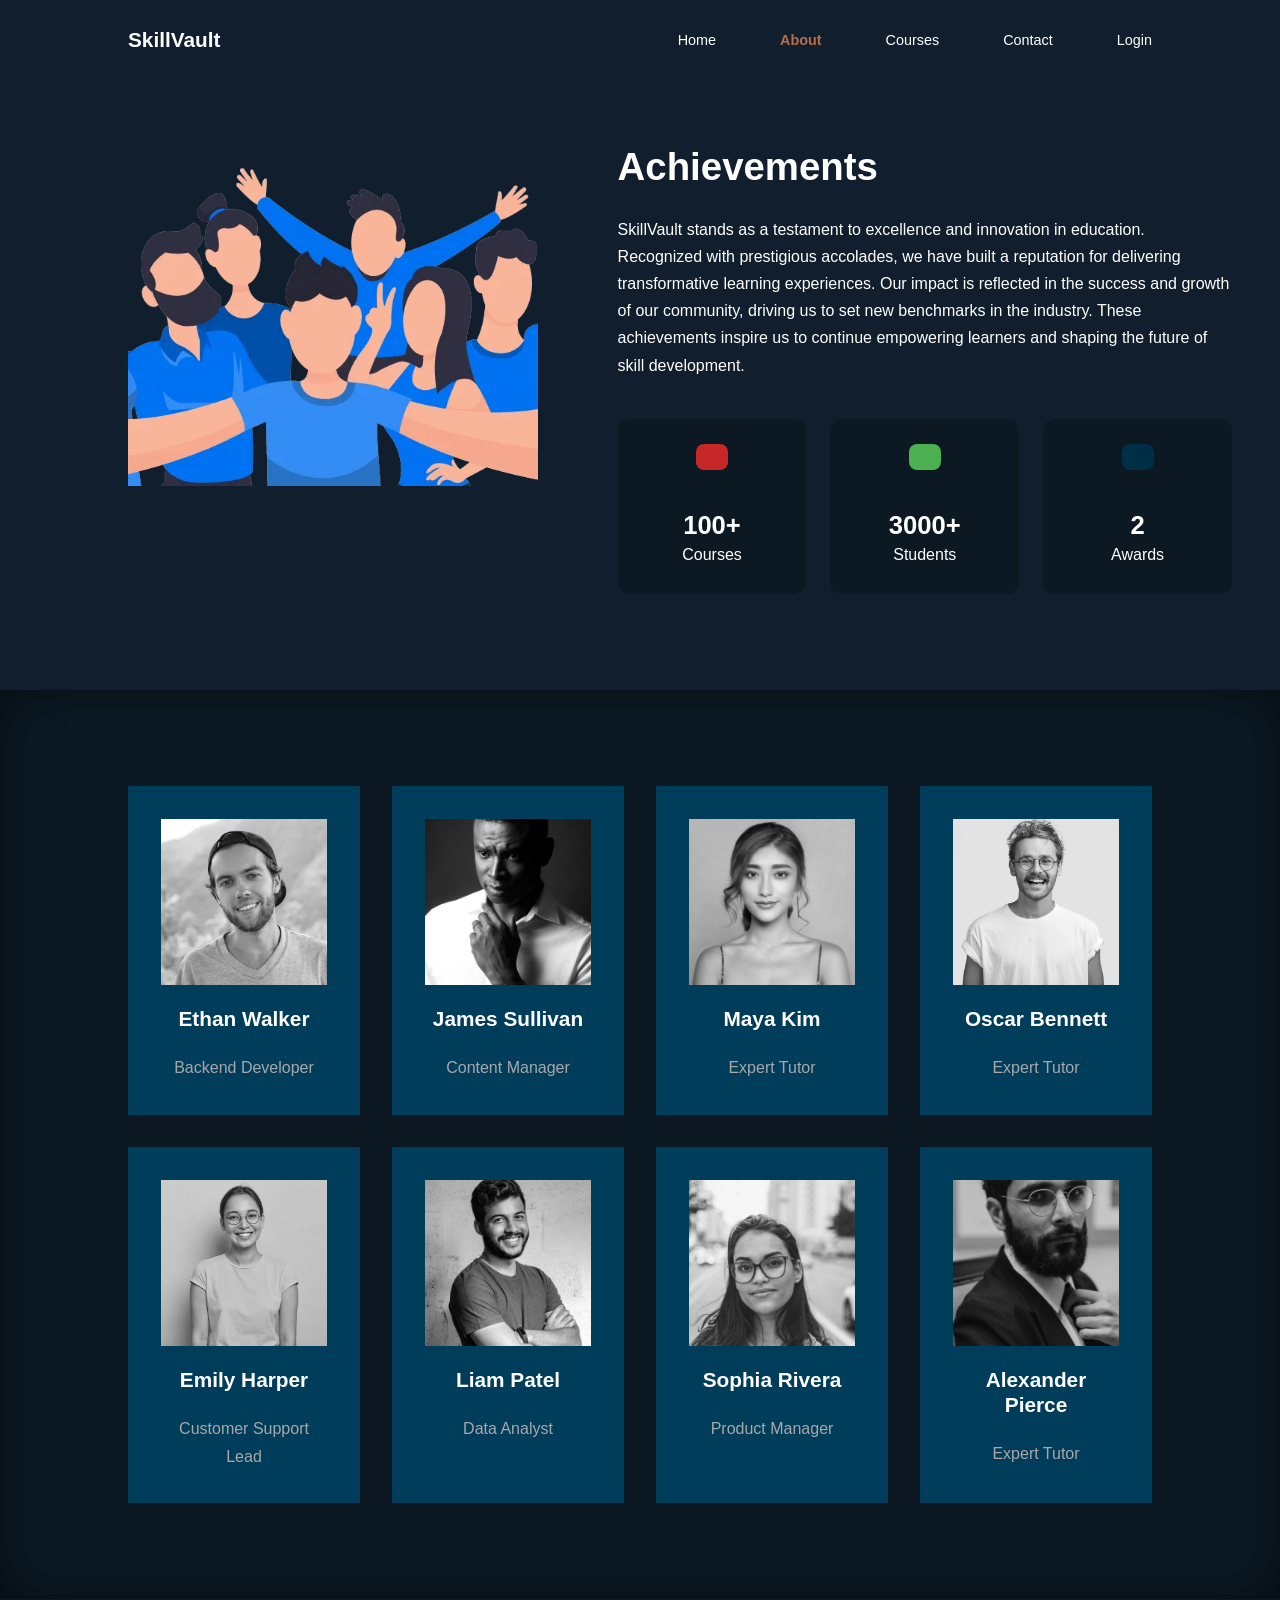
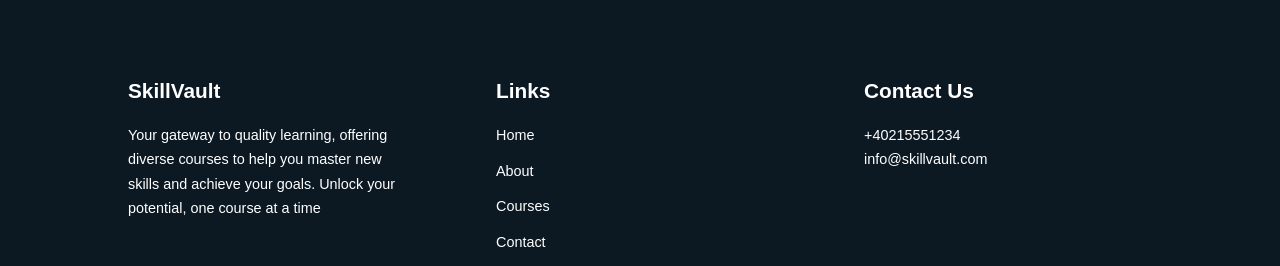
<file: about.html>
<!DOCTYPE html>
<html lang="en">
<head>
    <meta charset="UTF-8">
    <meta name="viewport" content="width=device-width, initial-scale=1.0">
    <meta name="description" content="Meet the SkillVault team and see our achievements: 100+ courses, 3000+ students and 2 awards for delivering high-quality online learning.">
    <title>About | SkillVault</title>
    <link rel="stylesheet" href="./CSS/style.css">
    <link rel="stylesheet" href="./CSS/about.css">
    
    <!--ICONSCOUT CDN-->
    <link rel="stylesheet" href="https://unicons.iconscout.com/release/v4.0.8/css/line.css">

    <!--Inter FONT-->
    <link rel="preconnect" href="https://rsms.me/">
    <link rel="stylesheet" href="https://rsms.me/inter/inter.css">

    <!--Logo-->
    <link rel="icon" href="images/S.png" type="image/png">

</head>
<body>
    <!--================= NAVBAR ===================-->
    <!-- @include nav -->
    <nav>
        <div class="container nav__container">
            <a href="index.html"><h4>SkillVault</h4></a>
            <ul class="nav__menu">
                <li><a href="index.html">Home</a></li>
                <li><a href="about.html">About</a></li>
                <li><a href="courses.html">Courses</a></li>
                <li><a href="contact.html">Contact</a></li>
                <li><a href="login.html">Login</a></li>
            </ul>
            <button id="open-menu-btn" aria-label="Open menu"><i class="uil uil-bars"></i></button>
            <button id="close-menu-btn" aria-label="Close menu"><i class="uil uil-multiply"></i></button>
        </div>
    </nav>
    <!-- @end nav -->

    <!--============== END OF NAVBAR ===============-->
    
    
    <!--============== ACHIEVEMENTS ===============-->
    <section class="about__achievements">
        <div class="container about__achievements-container">
            <div class="about__achievements-left">
                <img src="./images/about-achievements.webp" alt="Illustration of a group of people celebrating">
            </div>
            
            <div class="about__achievements-right">
                <h1>Achievements</h1>
                <p>SkillVault stands as a testament to excellence and innovation in education. Recognized with prestigious accolades, we have built a reputation for delivering transformative learning experiences. Our impact is reflected in the success and growth of our community, driving us to set new benchmarks in the industry. These achievements inspire us to continue empowering learners and shaping the future of skill development.</p>
                <div class="achievements__cards">
                    <article class="achievement__card">
                        <span class="achievement__icon">
                            <i class="uil uil-video"></i>
                        </span>
                        <h3>100+</h3>
                        <p>Courses</p>
                    </article>

                    <article class="achievement__card">
                        <span class="achievement__icon">
                            <i class="uil uil-user"></i>
                        </span>
                        <h3>3000+</h3>
                        <p>Students</p>
                    </article>

                    <article class="achievement__card">
                        <span class="achievement__icon">
                            <i class="uil uil-trophy"></i>
                        </span>
                        <h3>2</h3>
                        <p>Awards</p>
                    </article>
                </div>
            </div>
        </div>
    </section>
    <!--============== END OF ACHIEVEMENTS ===============-->

    <!--================= TEAM ====================-->
    <section class="team">
        <div class="container team__container">
            
            <article class="team__member">
                <div class="team__member-image">
                    <img loading="lazy" src="./images/tm1.webp" alt="Ethan Walker">
                </div>
                <div class="team__member-info">
                    <h4>Ethan Walker</h4>
                    <p>Backend Developer</p>
                </div>
                <div class="team__member-socials">
                    <a href="https://instagram.com" target="_blank" rel="noopener" aria-label="Ethan Walker on Instagram"><i class="uil uil-instagram" aria-hidden="true"></i></a>
                    <a href="https://linkedin.com" target="_blank" rel="noopener" aria-label="Ethan Walker on LinkedIn"><i class="uil uil-linkedin-alt" aria-hidden="true"></i></a>
                </div>
            </article>

            <article class="team__member">
                <div class="team__member-image">
                    <img loading="lazy" src="./images/tm2.webp" alt="James Sullivan">
                </div>
                <div class="team__member-info">
                    <h4>James Sullivan</h4>
                    <p>Content Manager</p>
                </div>
                <div class="team__member-socials">
                    <a href="https://instagram.com" target="_blank" rel="noopener" aria-label="James Sullivan on Instagram"><i class="uil uil-instagram" aria-hidden="true"></i></a>
                    <a href="https://linkedin.com" target="_blank" rel="noopener" aria-label="James Sullivan on LinkedIn"><i class="uil uil-linkedin-alt" aria-hidden="true"></i></a>
                </div>
            </article>

            <article class="team__member">
                <div class="team__member-image">
                    <img loading="lazy" src="./images/tm3.webp" alt="Maya Kim">
                </div>
                <div class="team__member-info">
                    <h4>Maya Kim</h4>
                    <p>Expert Tutor</p>
                </div>
                <div class="team__member-socials">
                    <a href="https://instagram.com" target="_blank" rel="noopener" aria-label="Maya Kim on Instagram"><i class="uil uil-instagram" aria-hidden="true"></i></a>
                    <a href="https://linkedin.com" target="_blank" rel="noopener" aria-label="Maya Kim on LinkedIn"><i class="uil uil-linkedin-alt" aria-hidden="true"></i></a>
                </div>
            </article>

            <article class="team__member">
                <div class="team__member-image">
                    <img loading="lazy" src="./images/tm4.webp" alt="Oscar Bennett">
                </div>
                <div class="team__member-info">
                    <h4>Oscar Bennett</h4>
                    <p>Expert Tutor</p>
                </div>
                <div class="team__member-socials">
                    <a href="https://instagram.com" target="_blank" rel="noopener" aria-label="Oscar Bennett on Instagram"><i class="uil uil-instagram" aria-hidden="true"></i></a>
                    <a href="https://linkedin.com" target="_blank" rel="noopener" aria-label="Oscar Bennett on LinkedIn"><i class="uil uil-linkedin-alt" aria-hidden="true"></i></a>
                </div>
            </article>

            <article class="team__member">
                <div class="team__member-image">
                    <img loading="lazy" src="./images/tm5.webp" alt="Emily Harper">
                </div>
                <div class="team__member-info">
                    <h4>Emily Harper</h4>
                    <p>Customer Support Lead</p>
                </div>
                <div class="team__member-socials">
                    <a href="https://instagram.com" target="_blank" rel="noopener" aria-label="Emily Harper on Instagram"><i class="uil uil-instagram" aria-hidden="true"></i></a>
                    <a href="https://linkedin.com" target="_blank" rel="noopener" aria-label="Emily Harper on LinkedIn"><i class="uil uil-linkedin-alt" aria-hidden="true"></i></a>
                </div>
            </article>

            <article class="team__member">
                <div class="team__member-image">
                    <img loading="lazy" src="./images/tm6.webp" alt="Liam Patel">
                </div>
                <div class="team__member-info">
                    <h4>Liam Patel</h4>
                    <p>Data Analyst</p>
                </div>
                <div class="team__member-socials">
                    <a href="https://instagram.com" target="_blank" rel="noopener" aria-label="Liam Patel on Instagram"><i class="uil uil-instagram" aria-hidden="true"></i></a>
                    <a href="https://linkedin.com" target="_blank" rel="noopener" aria-label="Liam Patel on LinkedIn"><i class="uil uil-linkedin-alt" aria-hidden="true"></i></a>
                </div>
            </article>

            <article class="team__member">
                <div class="team__member-image">
                    <img loading="lazy" src="./images/tm7.webp" alt="Sophia Rivera">
                </div>
                <div class="team__member-info">
                    <h4>Sophia Rivera</h4>
                    <p>Product Manager</p>
                </div>
                <div class="team__member-socials">
                    <a href="https://instagram.com" target="_blank" rel="noopener" aria-label="Sophia Rivera on Instagram"><i class="uil uil-instagram" aria-hidden="true"></i></a>
                    <a href="https://linkedin.com" target="_blank" rel="noopener" aria-label="Sophia Rivera on LinkedIn"><i class="uil uil-linkedin-alt" aria-hidden="true"></i></a>
                </div>
            </article>

            <article class="team__member">
                <div class="team__member-image">
                    <img loading="lazy" src="./images/tm8.webp" alt="Alexander Pierce">
                </div>
                <div class="team__member-info">
                    <h4>Alexander Pierce</h4>
                    <p>Expert Tutor</p>
                </div>
                <div class="team__member-socials">
                    <a href="https://instagram.com" target="_blank" rel="noopener" aria-label="Alexander Pierce on Instagram"><i class="uil uil-instagram" aria-hidden="true"></i></a>
                    <a href="https://linkedin.com" target="_blank" rel="noopener" aria-label="Alexander Pierce on LinkedIn"><i class="uil uil-linkedin-alt" aria-hidden="true"></i></a>
                </div>
            </article>
        
        
        </div>
    </section>

    <!--================= END OF TEAMS ====================-->





    <!--================= FOOTER  ====================-->

<!-- @include footer -->
<footer>
    <div class="container footer__container">
        <div class="footer__1">
            <a href="index.html" class="footer__logo">
                <h4>SkillVault</h4>
            </a>
            <p>Your gateway to quality learning, offering diverse courses to help you master new skills and achieve your goals. Unlock your potential, one course at a time</p>
        </div>

        <div class="footer__2">
            <h4>Links</h4>
            <ul class="permalinks">
                <li><a href="index.html">Home</a></li>
                <li><a href="about.html">About</a></li>
                <li><a href="courses.html">Courses</a></li>
                <li><a href="contact.html">Contact</a></li>
            </ul>
        </div>

        <div class="footer__4">
            <h4>Contact Us</h4>
            <div>
                <p>+40215551234</p>
                <p>info@skillvault.com</p>
            </div>
        </div>

    </div>
</footer>
<!-- @end footer -->


<!--================= END OF FOOTER  ====================-->




<!--================= JAVASCRIPT ====================-->

<script src="./script.js"></script>


<!--================= END OF JAVASCRIPT ====================-->

</body>
</html>
</file>
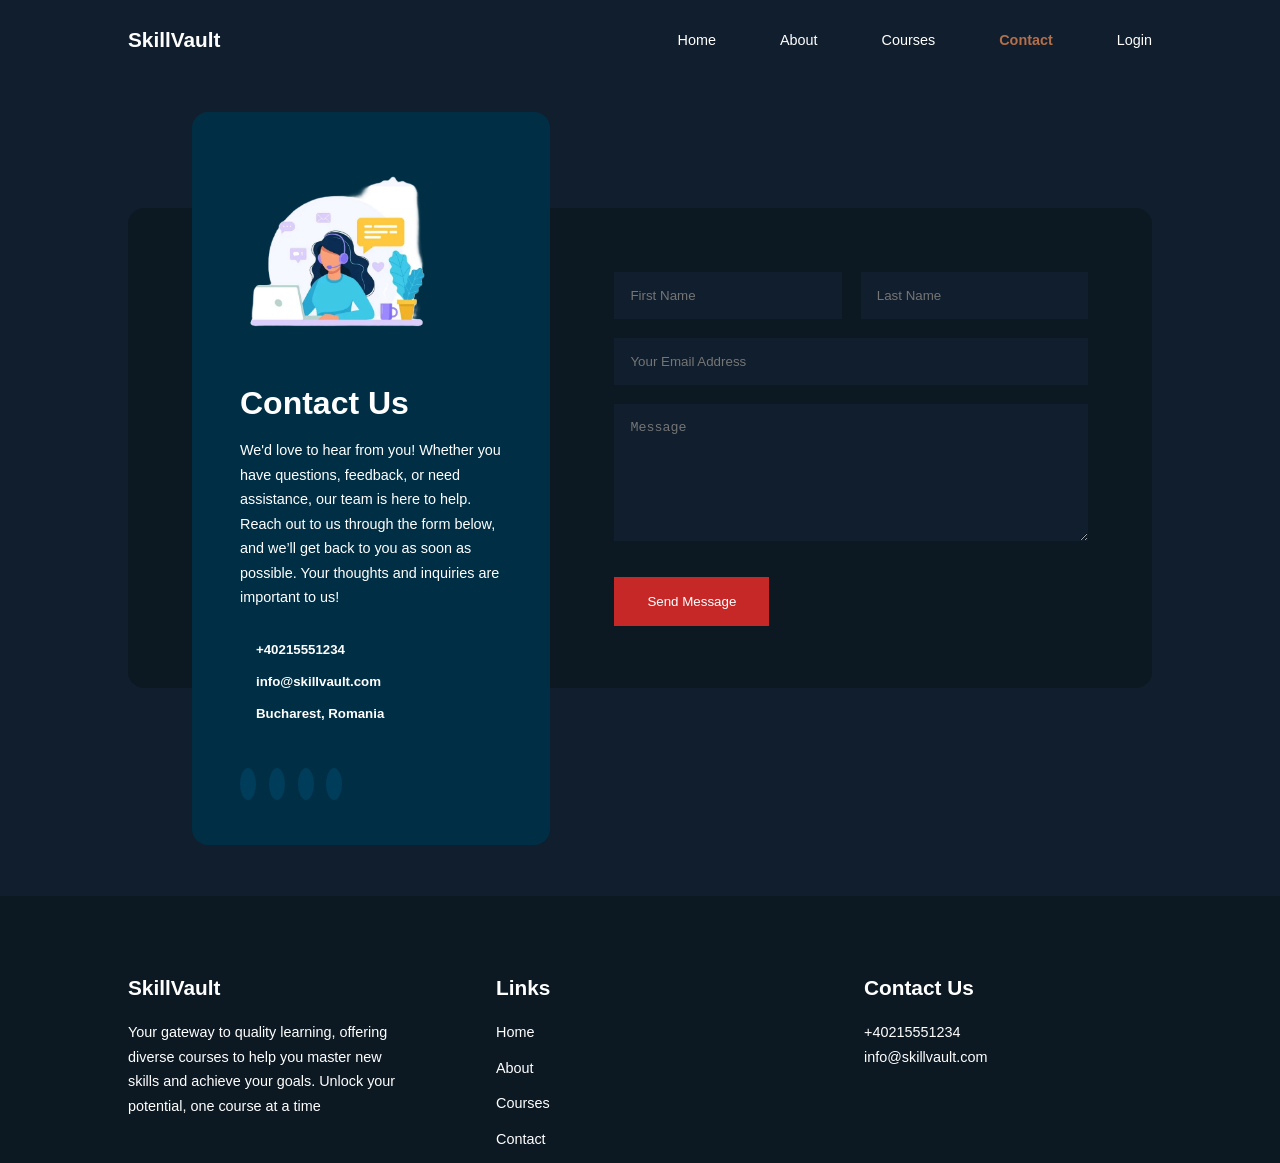
<file: contact.html>
<!DOCTYPE html>
<html lang="en">
<head>
    <meta charset="UTF-8">
    <meta name="viewport" content="width=device-width, initial-scale=1.0">
    <meta name="description" content="Contact SkillVault by phone, email or the online form. Our Bucharest-based team is here to answer your questions about courses and enrollment.">
    <title>Contact | SkillVault</title>
   
    <link rel="stylesheet" href="./CSS/style.css">
    <link rel="stylesheet" href="./CSS/contact.css">
    
    <!--ICONSCOUT CDN-->
    <link rel="stylesheet" href="https://unicons.iconscout.com/release/v4.0.8/css/line.css">

    <!--Inter FONT-->
    <link rel="preconnect" href="https://rsms.me/">
    <link rel="stylesheet" href="https://rsms.me/inter/inter.css">

    <!--Logo-->
    <link rel="icon" href="images/S.png" type="image/png">

    

</head>
<body>
    <!--================= NAVBAR ===================-->
    <!-- @include nav -->
    <nav>
        <div class="container nav__container">
            <a href="index.html"><h4>SkillVault</h4></a>
            <ul class="nav__menu">
                <li><a href="index.html">Home</a></li>
                <li><a href="about.html">About</a></li>
                <li><a href="courses.html">Courses</a></li>
                <li><a href="contact.html">Contact</a></li>
                <li><a href="login.html">Login</a></li>
            </ul>
            <button id="open-menu-btn" aria-label="Open menu"><i class="uil uil-bars"></i></button>
            <button id="close-menu-btn" aria-label="Close menu"><i class="uil uil-multiply"></i></button>
        </div>
    </nav>
    <!-- @end nav -->

    <!--============== END OF NAVBAR ===============-->


    <section class="contact">
        <div class="container contact__container">
            <aside class="contact__aside">
                <div class="aside__image">
                    <img src="./images/contact.webp" alt="Illustration of a support agent with a headset at a laptop">
                </div>
                <h2>Contact Us</h2>
                <p>We'd love to hear from you! Whether you have questions, feedback, or need assistance, our team is here to help. Reach out to us through the form below, and we’ll get back to you as soon as possible. Your thoughts and inquiries are important to us!
                </p>
                <ul class="contact__details">
                    <li>
                        <i class="uil uil-phone"></i>
                        <h5>+40215551234</h5>
                    </li>
                    <li>
                        <i class="uil uil-envelope"></i>
                        <h5>info@skillvault.com</h5>
                    </li>
                    <li>
                        <i class="uil uil-map-marker"></i>
                        <h5>Bucharest, Romania</h5>
                    </li>
                </ul>
                <ul class="contact__socials">
                    <li><a href="https://facebook.com" aria-label="SkillVault on Facebook"><i class="uil uil-facebook-f" aria-hidden="true"></i></a></li>
                    <li><a href="https://instagram.com" aria-label="SkillVault on Instagram"><i class="uil uil-instagram" aria-hidden="true"></i></a></li>
                    <li><a href="https://x.com" aria-label="SkillVault on Twitter"><i class="uil uil-twitter" aria-hidden="true"></i></a></li>
                    <li><a href="https://linkedin.com" aria-label="SkillVault on LinkedIn"><i class="uil uil-linkedin-alt" aria-hidden="true"></i></a></li>
                </ul>
            </aside>
            

            <!-- Replace YOUR_FORM_ID with the ID of your Formspree form (see README) -->
            <form class="contact__form" action="https://formspree.io/f/mppqkwbv" method="POST">
                <div class="form__name">
                    <input type="text" name="first_name" placeholder="First Name" required>
                    <input type="text" name="last_name" placeholder="Last Name" required>
                </div>
                <input type="email" name="email" placeholder="Your Email Address" required>
                <textarea name="message" rows="7" placeholder="Message" required></textarea>
                <div class="form__actions">
                    <button type="submit" class="btn btn-primary">Send Message</button>
                    <p class="form__status" role="status" aria-live="polite"></p>
                </div>
            </form>
        
        
        </div>
    </section>


    <!--================= FOOTER  ====================-->

<!-- @include footer -->
<footer>
    <div class="container footer__container">
        <div class="footer__1">
            <a href="index.html" class="footer__logo">
                <h4>SkillVault</h4>
            </a>
            <p>Your gateway to quality learning, offering diverse courses to help you master new skills and achieve your goals. Unlock your potential, one course at a time</p>
        </div>

        <div class="footer__2">
            <h4>Links</h4>
            <ul class="permalinks">
                <li><a href="index.html">Home</a></li>
                <li><a href="about.html">About</a></li>
                <li><a href="courses.html">Courses</a></li>
                <li><a href="contact.html">Contact</a></li>
            </ul>
        </div>

        <div class="footer__4">
            <h4>Contact Us</h4>
            <div>
                <p>+40215551234</p>
                <p>info@skillvault.com</p>
            </div>
        </div>

    </div>
</footer>
<!-- @end footer -->


<!--================= END OF FOOTER  ====================-->


<!--================= JAVASCRIPT ====================-->

<script src="./script.js"></script>


<!--================= END OF JAVASCRIPT ====================-->


</body>
</html>
</file>
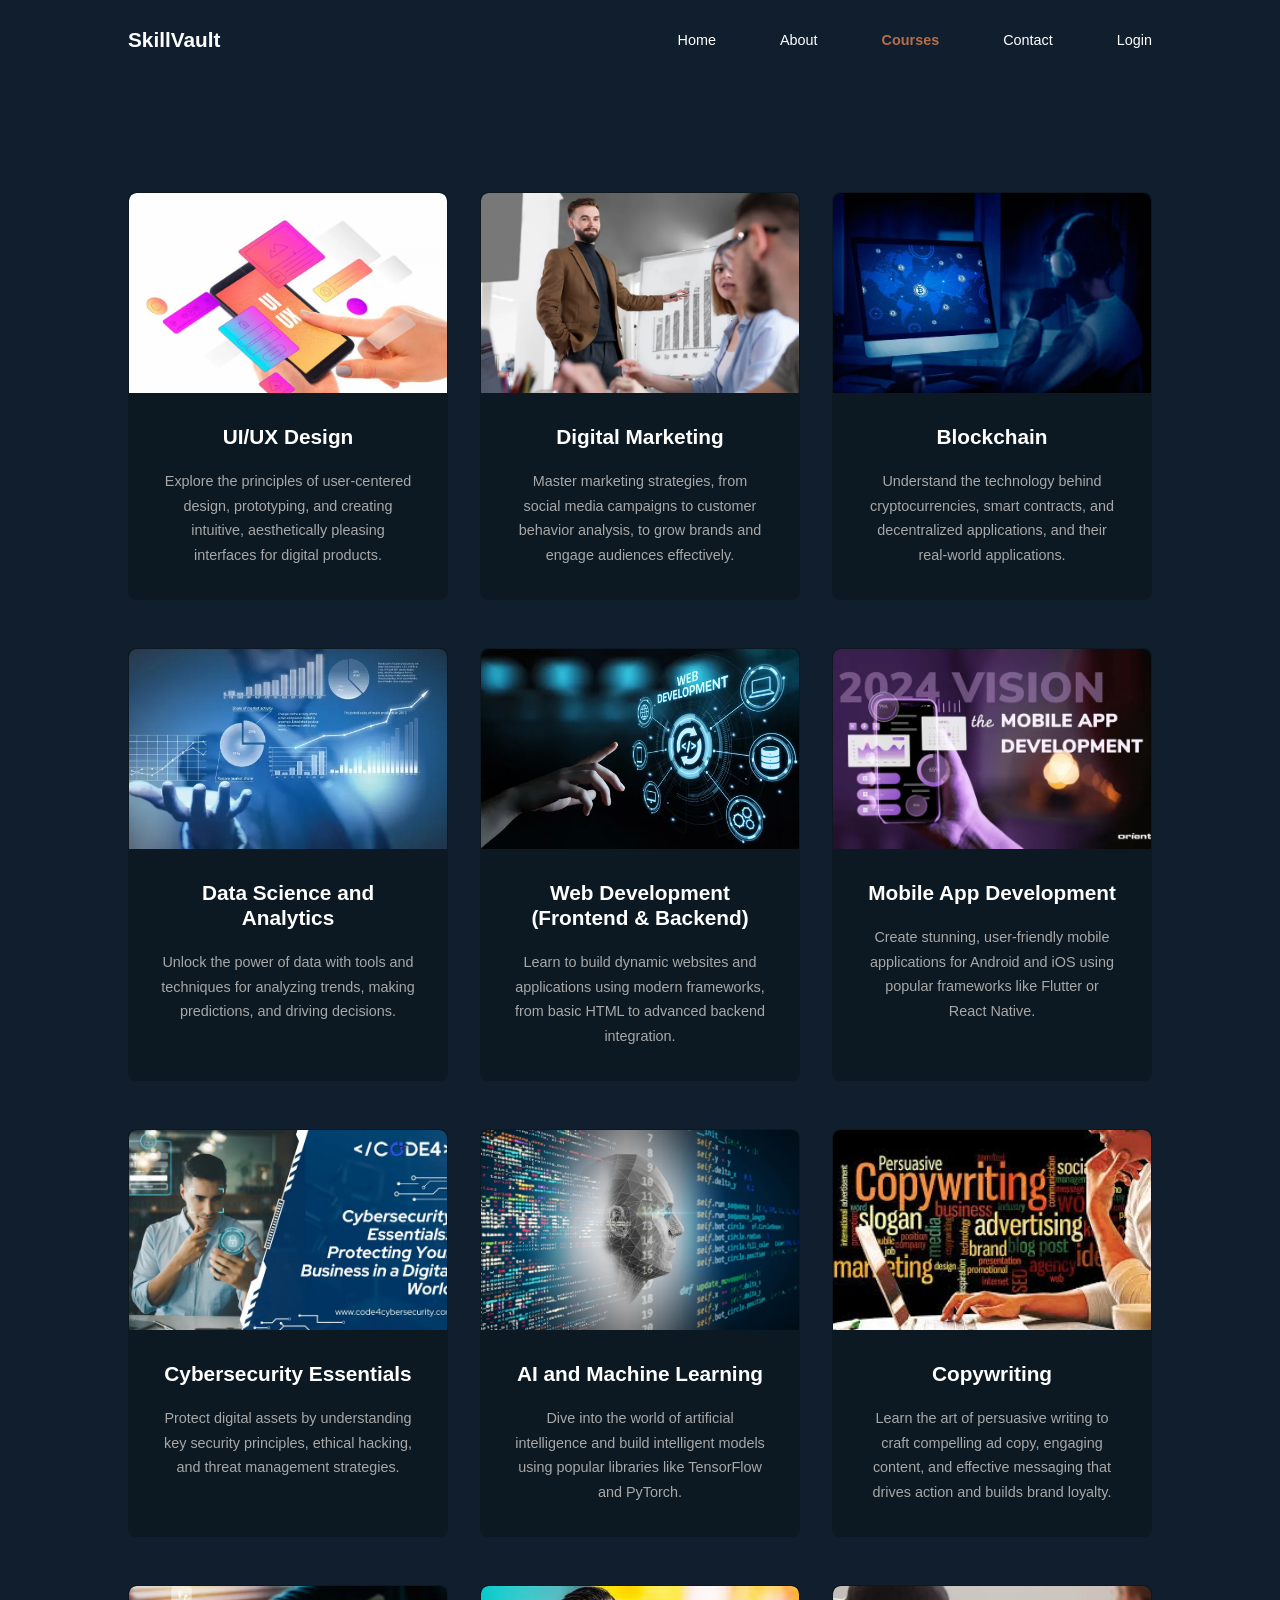
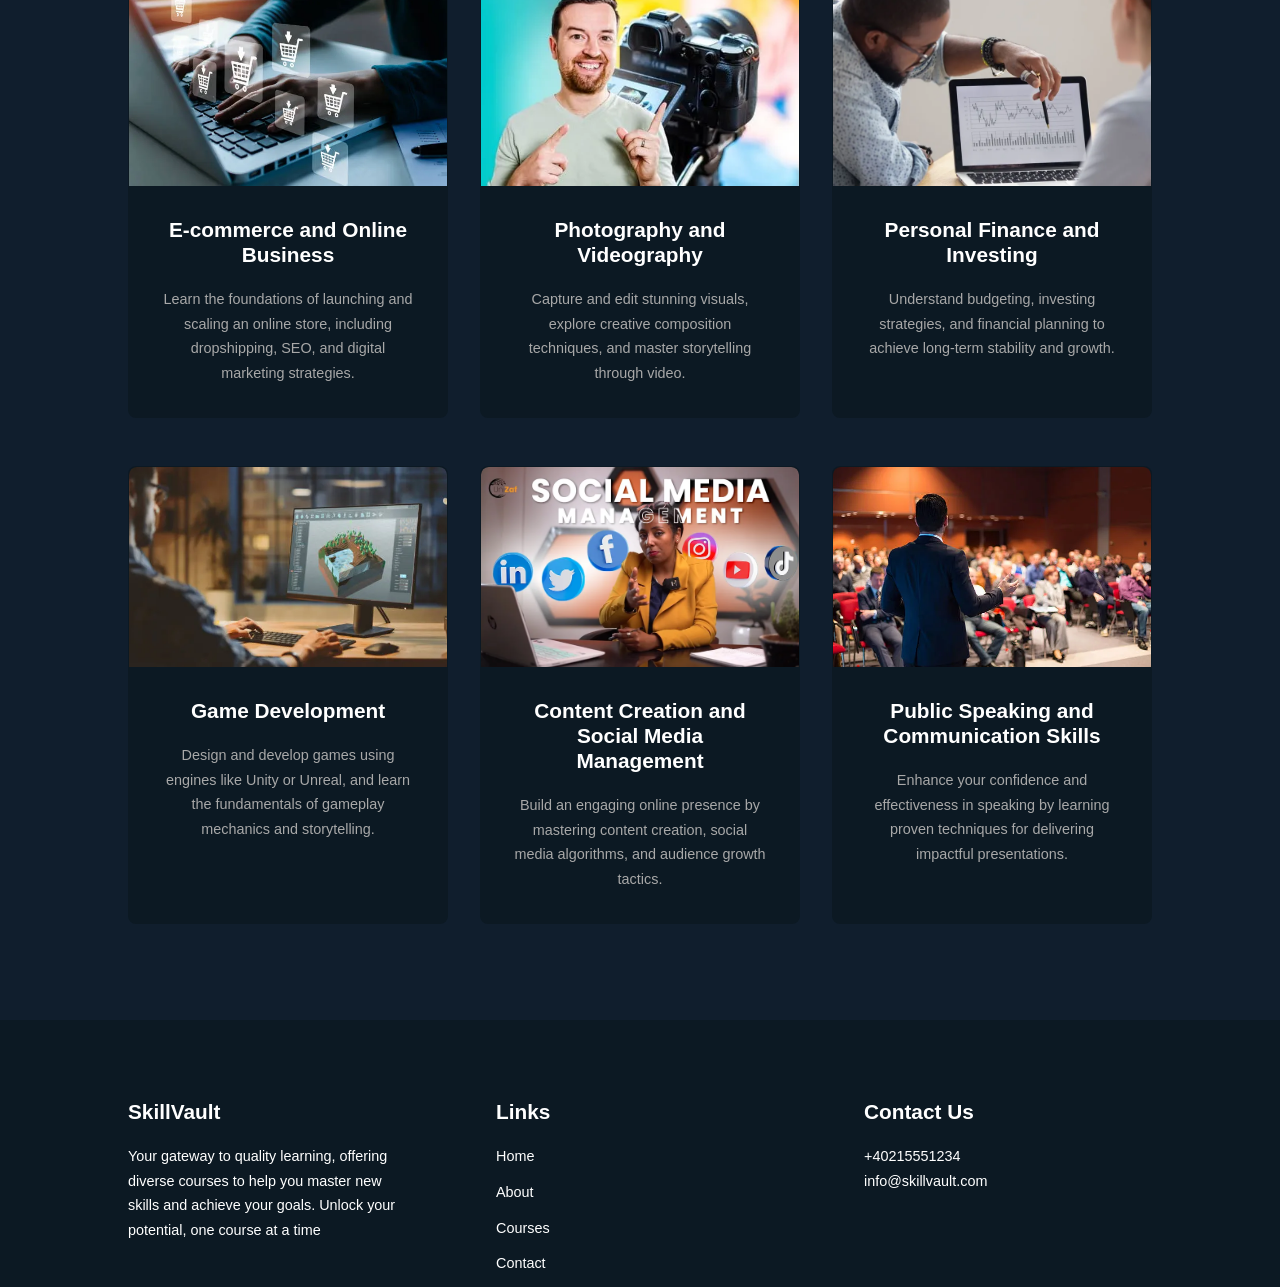
<file: courses.html>
<!DOCTYPE html>
<html lang="en">
<head>
    <meta charset="UTF-8">
    <meta name="viewport" content="width=device-width, initial-scale=1.0">
    <meta name="description" content="Browse 15 SkillVault courses, from UI/UX Design and Web Development to Cybersecurity, AI, Personal Finance and Public Speaking.">
    <title>Courses | SkillVault</title>
    <link rel="stylesheet" href="./CSS/style.css">
    <style>
        .course{
            margin-top: 1rem;
        }
    </style>
    
    <!--ICONSCOUT CDN-->
    <link rel="stylesheet" href="https://unicons.iconscout.com/release/v4.0.8/css/line.css">

    <!--Inter FONT-->
    <link rel="preconnect" href="https://rsms.me/">
    <link rel="stylesheet" href="https://rsms.me/inter/inter.css">

    <!--Logo-->
    <link rel="icon" href="images/S.png" type="image/png">
    

</head>

<body>
    <!--================= NAVBAR ===================-->
    <!-- @include nav -->
    <nav>
        <div class="container nav__container">
            <a href="index.html"><h4>SkillVault</h4></a>
            <ul class="nav__menu">
                <li><a href="index.html">Home</a></li>
                <li><a href="about.html">About</a></li>
                <li><a href="courses.html">Courses</a></li>
                <li><a href="contact.html">Contact</a></li>
                <li><a href="login.html">Login</a></li>
            </ul>
            <button id="open-menu-btn" aria-label="Open menu"><i class="uil uil-bars"></i></button>
            <button id="close-menu-btn" aria-label="Close menu"><i class="uil uil-multiply"></i></button>
        </div>
    </nav>
    <!-- @end nav -->

<!--============== END OF NAVBAR ===============-->

   <!--================= COURSES ====================-->

   <section class="courses">
    <div class="container courses__container">
        <article class="course">
            <div class="course__image">
                <img src="./images/course1.webp" alt="Hands holding a phone surrounded by colorful app interface elements">
            </div>
            <div class="course__info">
                <h4>UI/UX Design</h4>
                <p>Explore the principles of user-centered design, prototyping, and creating intuitive, aesthetically pleasing interfaces for digital products.</p>
            </div>
        </article>

        <article class="course">
            <div class="course__image">
                <img src="./images/course2.webp" alt="Presenter pointing at a growth chart during a meeting">
            </div>
            <div class="course__info">
                <h4>Digital Marketing</h4>
                <p>Master marketing strategies, from social media campaigns to customer behavior analysis, to grow brands and engage audiences effectively.</p>
            </div>
        </article>

        <article class="course">
            <div class="course__image">
                <img src="./images/course3.webp" alt="Person in headphones at a computer showing a network of connected nodes">
            </div>
            <div class="course__info">
                <h4>Blockchain</h4>
                <p>Understand the technology behind cryptocurrencies, smart contracts, and decentralized applications, and their real-world applications.</p>
            </div>
        </article>

        <article class="course">
            <div class="course__image">
                <img loading="lazy" src="./images/course4.webp" alt="Hand beneath floating charts and graphs">
            </div>
            <div class="course__info">
                <h4>Data Science and Analytics</h4>
                <p>Unlock the power of data with tools and techniques for analyzing trends, making predictions, and driving decisions.</p>
            </div>
        </article>

        <article class="course">
            <div class="course__image">
                <img loading="lazy" src="./images/course5.webp" alt="Finger touching a network of web development icons">
            </div>
            <div class="course__info">
                <h4>Web Development (Frontend & Backend)</h4>
                <p>Learn to build dynamic websites and applications using modern frameworks, from basic HTML to advanced backend integration.</p>
            </div>
        </article>

        <article class="course">
            <div class="course__image">
                <img loading="lazy" src="./images/course6.webp" alt="Phone showing a mobile app interface">
            </div>
            <div class="course__info">
                <h4>Mobile App Development</h4>
                <p>Create stunning, user-friendly mobile applications for Android and iOS using popular frameworks like Flutter or React Native.</p>
            </div>
        </article>

        <article class="course">
            <div class="course__image">
                <img loading="lazy" src="./images/course7.webp" alt="Man holding a phone with a security shield icon">
            </div>
            <div class="course__info">
                <h4>Cybersecurity Essentials</h4>
                <p>Protect digital assets by understanding key security principles, ethical hacking, and threat management strategies.</p>
            </div>
        </article>

        <article class="course">
            <div class="course__image">
                <img loading="lazy" src="./images/course8.webp" alt="Digital human face made of lines of code">
            </div>
            <div class="course__info">
                <h4>AI and Machine Learning</h4>
                <p>Dive into the world of artificial intelligence and build intelligent models using popular libraries like TensorFlow and PyTorch.</p>
            </div>
        </article>

        <article class="course">
            <div class="course__image">
                <img loading="lazy" src="./images/course9.webp" alt="Copywriting word cloud next to a person typing on a laptop">
            </div>
            <div class="course__info">
                <h4>Copywriting</h4>
                <p>Learn the art of persuasive writing to craft compelling ad copy, engaging content, and effective messaging that drives action and builds brand loyalty.</p>
            </div>
        </article>

        <article class="course">
            <div class="course__image">
                <img loading="lazy" src="./images/course10.webp" alt="Hands typing on a laptop with shopping cart icons">
            </div>
            <div class="course__info">
                <h4>E-commerce and Online Business</h4>
                <p>Learn the foundations of launching and scaling an online store, including dropshipping, SEO, and digital marketing strategies.</p>
            </div>
        </article>

        <article class="course">
            <div class="course__image">
                <img loading="lazy" src="./images/course11.webp" alt="Smiling man pointing at a camera on a tripod">
            </div>
            <div class="course__info">
                <h4>Photography and Videography</h4>
                <p>Capture and edit stunning visuals, explore creative composition techniques, and master storytelling through video.</p>
            </div>
        </article>

        <article class="course">
            <div class="course__image">
                <img loading="lazy" src="./images/course12.webp" alt="Two people reviewing stock charts on a laptop">
            </div>
            <div class="course__info">
                <h4>Personal Finance and Investing</h4>
                <p>Understand budgeting, investing strategies, and financial planning to achieve long-term stability and growth.</p>
            </div>
        </article>

        <article class="course">
            <div class="course__image">
                <img loading="lazy" src="./images/course13.webp" alt="Person building a 3D game scene on a computer">
            </div>
            <div class="course__info">
                <h4>Game Development</h4>
                <p>Design and develop games using engines like Unity or Unreal, and learn the fundamentals of gameplay mechanics and storytelling.</p>
            </div>
        </article>

        <article class="course">
            <div class="course__image">
                <img loading="lazy" src="./images/course14.webp" alt="Woman speaking on camera surrounded by social media icons">
            </div>
            <div class="course__info">
                <h4>Content Creation and Social Media Management</h4>
                <p>Build an engaging online presence by mastering content creation, social media algorithms, and audience growth tactics.</p>
            </div>
        </article>

        <article class="course">
            <div class="course__image">
                <img loading="lazy" src="./images/course15.webp" alt="Speaker on stage addressing a large audience">
            </div>
            <div class="course__info">
                <h4>Public Speaking and Communication Skills</h4>
                <p>Enhance your confidence and effectiveness in speaking by learning proven techniques for delivering impactful presentations.</p>
            </div>
        </article>
    </div>
</section>

<!--================= END OF COURSES ====================-->

  

  
  
  
<!--================= FOOTER  ====================-->

   <!-- @include footer -->
   <footer>
       <div class="container footer__container">
           <div class="footer__1">
               <a href="index.html" class="footer__logo">
                   <h4>SkillVault</h4>
               </a>
               <p>Your gateway to quality learning, offering diverse courses to help you master new skills and achieve your goals. Unlock your potential, one course at a time</p>
           </div>

           <div class="footer__2">
               <h4>Links</h4>
               <ul class="permalinks">
                   <li><a href="index.html">Home</a></li>
                   <li><a href="about.html">About</a></li>
                   <li><a href="courses.html">Courses</a></li>
                   <li><a href="contact.html">Contact</a></li>
               </ul>
           </div>

           <div class="footer__4">
               <h4>Contact Us</h4>
               <div>
                   <p>+40215551234</p>
                   <p>info@skillvault.com</p>
               </div>
           </div>

       </div>
   </footer>
   <!-- @end footer -->


<!--================= END OF FOOTER  ====================-->




<!--================= JAVASCRIPT ====================-->

<script src="./script.js"></script>


<!--================= END OF JAVASCRIPT ====================-->

</body>
</html>
</file>
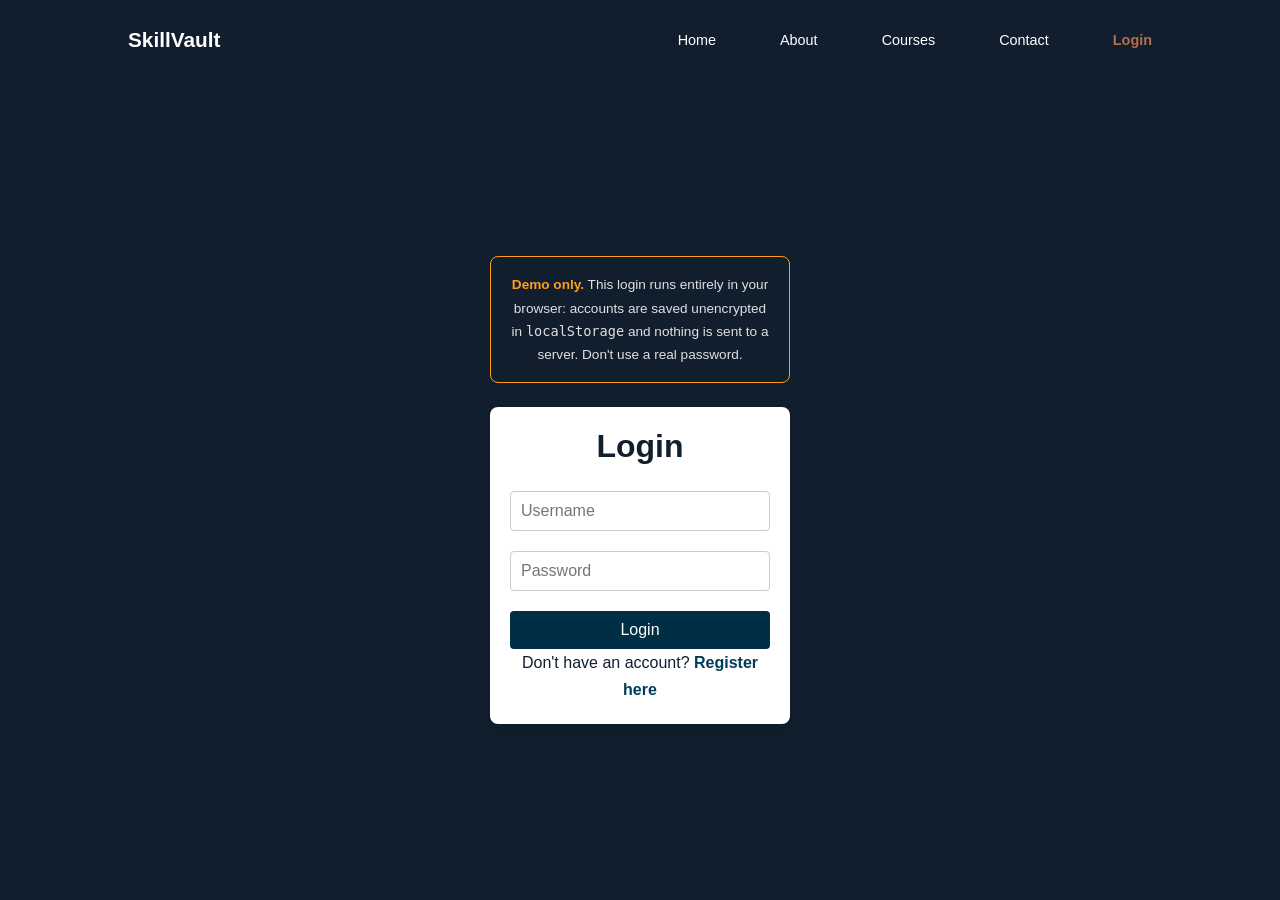
<file: login.html>
<!DOCTYPE html>
<html lang="en">
<head>
    <meta charset="UTF-8">
    <meta name="viewport" content="width=device-width, initial-scale=1.0">
    <meta name="description" content="Log in or register on SkillVault. This page is a front-end demo: accounts are stored only in your browser.">
    <title>Login | SkillVault</title>
    <link rel="stylesheet" href="./CSS/style.css">
    <link rel="stylesheet" href="login.css">

    <!--ICONSCOUT CDN-->
    <link rel="stylesheet" href="https://unicons.iconscout.com/release/v4.0.8/css/line.css">

    <!--Inter FONT-->
    <link rel="preconnect" href="https://rsms.me/">
    <link rel="stylesheet" href="https://rsms.me/inter/inter.css">

    <!--Logo-->
    <link rel="icon" href="images/S.png" type="image/png">

</head>
<body>
    <!--================= NAVBAR ===================-->
    <!-- @include nav -->
    <nav>
        <div class="container nav__container">
            <a href="index.html"><h4>SkillVault</h4></a>
            <ul class="nav__menu">
                <li><a href="index.html">Home</a></li>
                <li><a href="about.html">About</a></li>
                <li><a href="courses.html">Courses</a></li>
                <li><a href="contact.html">Contact</a></li>
                <li><a href="login.html">Login</a></li>
            </ul>
            <button id="open-menu-btn" aria-label="Open menu"><i class="uil uil-bars"></i></button>
            <button id="close-menu-btn" aria-label="Close menu"><i class="uil uil-multiply"></i></button>
        </div>
    </nav>
    <!-- @end nav -->

    <!--============== END OF NAVBAR ===============-->

    <section class="login">
        <p class="login__demo">
            <strong>Demo only.</strong> This login runs entirely in your browser: accounts are saved
            unencrypted in <code>localStorage</code> and nothing is sent to a server.
            Don't use a real password.
        </p>

        <div id="login-container" class="login__card">
            <h2>Login</h2>
            <form id="login-form">
                <input type="text" id="username" placeholder="Username" required>
                <input type="password" id="password" placeholder="Password" required>
                <button type="submit">Login</button>
            </form>
            <p>Don't have an account? <a href="#" id="show-register">Register here</a></p>
        </div>

        <div id="register-container" class="login__card" style="display: none;">
            <h2>Register</h2>
            <form id="register-form">
                <input type="text" id="new-username" placeholder="Username" required>
                <input type="password" id="new-password" placeholder="Password" required>
                <button type="submit">Register</button>
            </form>
            <p>Already have an account? <a href="#" id="show-login">Login here</a></p>
        </div>

        <div id="welcome-container" class="login__card" style="display: none;">
            <h2>Welcome, <span id="user-name"></span>!</h2>
            <button id="logout-button">Logout</button>
        </div>
    </section>

    <script src="./script.js"></script>
    <script src="login.js"></script>
</body>
</html>
</file>
<file: CSS/style.css>
* {
    margin: 0;
    padding: 0;
    border: 0;
    outline: 0;
    text-decoration: none;
    list-style: none;
    box-sizing: border-box;
}
 
:root {
     /* Dark Backgrounds */
     --color-bg: #101e2d;
     --color-bg1: #0c1923;
     --color-bg2: #003d5b;
 
     /* Primary and Accent Colors */
     --color-primary: #002f45;
     --color-accent: #b46f4b;
 
     /* Text Colors */
     --color-text: #e0e0e0;
     --color-light-text: #a8a8a8;
     
     /* Alert Colors */
     --color-success: #4caf50;
     --color-warning: #ff9e1b;
     --color-danger: #c62828;

    /* Utility Colors */
    --color-black: #000000;
    --color-white: #ffffff;
    
    --container-width-lg: 80%;
    --container-width-md: 90%;
    --container-width-sm: 94%;
    --transition: all 400ms ease;
    font-family: 'InterVariable', 'Inter', sans-serif;
    font-feature-settings: 'liga' 1, 'calt' 1;
}

@supports (font-variation-settings: normal) {
    :root {
        font-family: 'InterVariable', sans-serif;
    }
}

body {
    font-family: 'InterVariable', sans-serif;
    line-height: 1.7;
    color: var(--color-white);
    background: var(--color-bg);
    scroll-behavior: smooth; 
}

.container {
    width: var(--container-width-lg);
    margin: 0 auto;
}

section {
    padding: 6rem 0;
}

section h2 {
    text-align: center;
    margin-bottom: 4rem;
}

h1, h2, h3, h4, h5 {
    line-height: 1.2;
}

h1 {
    font-size: 2.4rem;
}

h2 {
    font-size: 2rem;
}

h3 {
    font-size: 1.6rem;
}

h4 {
    font-size: 1.3rem;
}

a {
    color: var(--color-white);
}

img {
    max-width: 100%;
    height: auto;
    display: block;
    object-fit: cover;
}

.btn {
    display: inline-block;
    background: var(--color-white);
    color: var(--color-black);
    padding: 1rem 2rem;
    border: 1px solid transparent;
    font-weight: 500;
    transition: var(--transition);
}

.btn:hover {
    background: transparent;
    color: var(--color-white);
    border-color: var(--color-white);
}

.btn-primary {
    background: var(--color-danger);
    color: var(--color-white);
}

/* ======================= NAVBAR ==================== */

nav {
    background: transparent;
    width: 100%;
    height: 5rem;
    position: fixed;
    top: 0;
    z-index: 11;
    transition: var(--transition);
}

/* Applied by script.js once the page is scrolled */
.window-scroll {
    background: var(--color-primary);
    box-shadow: 0 1rem 2rem rgba(0, 0, 0, 0.2);
}


.nav__container {
    height: 100%;
    display: flex;
    justify-content: space-between;
    align-items: center;
}

nav button {
    display: none;
}

.nav__menu {
    display: flex;
    align-items: center;
    gap: 4rem;
}

.nav__menu a {
    font-size: 0.9rem;
    transition: var(--transition);
}

.nav__menu a:hover {
    color: var(--color-bg2);
}

/* Logged-in username shown instead of "Login", set by script.js */
.nav__username {
    display: inline-block;
    max-width: 8rem;
    overflow: hidden;
    text-overflow: ellipsis;
    white-space: nowrap;
    vertical-align: bottom;
}

/* Current page, set by script.js */
.nav__menu a.active {
    color: var(--color-accent);
    font-weight: 600;
}



/* ======================= END OF NAVBAR ==================== */

/* ======================= HEADER ==================== */
header {
    position: relative;
    top: 5rem;
    overflow: hidden;
    height: 70vh;
    margin-bottom: 5rem;
}

.header__container {
    display: grid;
    grid-template-columns: 1fr 1fr;
    align-items: center;
    gap: 5rem;
    height: 100%;
}

.header__left p {
    margin: 1rem 0 2.4rem;
}



/* ======================= END OF HEADER ==================== */


/* =================== CATEGORIES =================== */

.categories {
    background: var(--color-bg1);
    padding: 2rem 0;

}

.categories h1 {
    line-height: 1;
    margin-bottom: 3rem;
    font-size: 2rem;
}

.categories__container {
    display: grid;
    grid-template-columns: 40% 60%;
    gap: 2rem; 
}

.categories__left {
    margin-right: 4rem;
}

.categories__left p {
    margin: 1rem 0 3rem;
    font-size: 1rem; 
}

.categories__right {
    display: grid;
    grid-template-columns: repeat(auto-fit, minmax(250px, 1fr));
    gap: 1.2rem;
}

.category {
    background: var(--color-bg2);
    padding: 2rem;
    border-radius: 2rem;
    transition: var(--transition);
    text-align: center; 
}

.category:hover {
    box-shadow: 0 3rem 3rem rgba(0, 0, 0, 0.3);
    z-index: 1;
    transform: scale(1.05);
}

.category:nth-child(2) .category__icon {
    background: var(--color-danger);
}

.category:nth-child(3) .category__icon {
    background: var(--color-success);
}

.category:nth-child(4) .category__icon {
    background: var(--color-warning);
}

.category:nth-child(5) .category__icon {
    background: var(--color-success);
}

.category__icon {
    background: var(--color-primary);
    padding: 0.7rem;
    border-radius: 0.9rem;
    margin-bottom: 1rem;
}

.category h5 {
    margin: 1.5rem 0 1rem;
    font-size: 1.2rem;
}

.category p {
    font-size: 0.9rem;
    color: var(--color-light-text);
}



/* =================== END OF CATEGORIES =================== */


/* =================== COURSES =================== */

.courses {
    margin-top: 5rem;
}

.courses__container {
    display: grid;
    grid-template-columns: repeat(auto-fit, minmax(300px, 1fr));
    gap: 2rem; 
}

.course {
    background: var(--color-bg1);
    text-align: center;
    border: 1px solid transparent;
    transition: var(--transition);
    border-radius: 8px;
    overflow: hidden;
}

.course:hover {
    background: transparent;
    border-color: var(--color-primary);
    transform: scale(1.03);
}

.course__image {
    width: 100%;
    height: 200px; 
    overflow: hidden;
    border-radius: 8px 8px 0 0;
}

.course__image img {
    width: 100%;
    height: 100%;
    object-fit: cover;
}

.course__info {
    padding: 2rem;
}

.course__info h4 {
    font-size: 1.3rem;
    margin-bottom: 1rem;
}

.course__info p {
    margin-top: 1.2rem;
    font-size: 0.9rem;
    color: var(--color-light-text);
}

/* =================== END OF COURSES =================== */


/* ================= FAQs  ==================== */

.faqs{
    background:var(--color-bg1);
    box-shadow: inset 0 0 3rem rgba(0, 0, 0, 0.5);
}

.faqs__container{
    display: grid;
    grid-template-columns: 1fr 1fr;
    gap: 1rem;
}

.faq{
    padding: 2rem;
    display: flex;
    align-items:center;
    gap:1.4rem;
    height: fit-content;
    background: var(--color-primary);
    cursor: pointer;
}

.faq h4{
    font-size:1rem;
    line-height:2.2;
}

/* Looks like plain heading text; it's a button for keyboard and screen readers */
.faq__question{
    background: none;
    color: inherit;
    font: inherit;
    line-height: inherit;
    text-align: left;
    cursor: pointer;
}

.faq__question:focus-visible{
    outline: 2px solid var(--color-accent);
    outline-offset: 4px;
}

.faq__icon{
    align-self: flex-start;
    font-size: 1.2rem;
}

.faq p{
    margin-top: 0.8rem;
    display:none;
}

.faq.open p{
    display: block;
}


/* ================= END OF FAQs  ==================== */


/* ================= TESTIMONIALS  ==================== */


.testimonials__container {
    overflow-x: hidden;
    position: relative;
    margin-bottom: 5rem;
}

/* Slider: one testimonial per view, moved with the arrows (script.js) or by swiping */
.testimonials__slider {
    position: relative;
}

.testimonials__list {
    display: flex;
    overflow-x: auto;
    scroll-snap-type: x mandatory;
    scroll-behavior: smooth;
    scrollbar-width: none;
}

.testimonials__list::-webkit-scrollbar {
    display: none;
}

.testimonial {
    flex: 0 0 100%;
    scroll-snap-align: start;
    padding: 2rem 5rem 0;
}

.testimonials__arrow {
    position: absolute;
    top: 50%;
    z-index: 1;
    transform: translateY(-50%);
    width: 3rem;
    height: 3rem;
    border-radius: 50%;
    background: var(--color-primary);
    color: var(--color-white);
    font-size: 1.8rem;
    display: grid;
    place-items: center;
    cursor: pointer;
    transition: var(--transition);
}

.testimonials__arrow:hover {
    background: var(--color-bg2);
}

.testimonials__arrow:disabled {
    opacity: 0.3;
    cursor: default;
}

.testimonials__arrow:focus-visible {
    outline: 2px solid var(--color-accent);
    outline-offset: 2px;
}

.testimonials__arrow--prev {
    left: 0;
}

.testimonials__arrow--next {
    right: 0;
}


.avatar {
    width: 6rem;
    height: 6rem;
    border-radius: 50%; 
    overflow: hidden;
    margin: 0 auto 1rem; 
    border: 1rem solid var(--color-bg1);
}

.testimonial__info{
    text-align:center;
}

.testimonial__body{
    background: var(--color-primary);
    padding: 2rem;
    margin-top: 3rem;
    position:relative;
}

.testimonial__body::before{
    content:"";
    display: block;
    background: linear-gradient(135deg, transparent, var(--color-primary), var(--color-primary), var(--color-primary));
    width: 3rem;
    height: 3rem;
    position: absolute;
    left:49%;
    top: -1.5rem;
    transform: rotate(45deg);
}

/* ================= ADD TESTIMONIAL FORM ================= */

.testimonial__form {
    padding-top:7rem;
    display: flex;
    flex-direction: column;
    gap: 1rem;
    margin-bottom: 2rem;
}

.testimonial__form h3 {
    font-size: 1.5rem;
    color: var(--color-white);
}

.testimonial__form input, .testimonial__form textarea {
    padding: 1rem;
    font-size: 1rem;
    border: 1px solid var(--color-bg1);
    border-radius: 0.5rem;
    background-color: var(--color-bg1);
    color: var(--color-white);
    width: 100%;
    transition: all 0.3s ease;
}

.testimonial__form input:focus, .testimonial__form textarea:focus {
    border-color: var(--color-primary);
    outline: none;
}

.testimonial__form button {
    background-color: var(--color-primary);
    color: white;
    padding: 1rem;
    font-size: 1rem;
    border: none;
    border-radius: 0.5rem;
    cursor: pointer;
    transition: background-color 0.3s ease;
}

.testimonial__form button:hover {
    background-color: var(--color-bg1);
}

/* ================= DELETE TESTIMONIAL BUTTON ================= */

.delete-testimonial-btn {
    background-color: red;
    color: white;
    padding: 0.5rem 1rem;
    font-size: 0.9rem;
    border: none;
    border-radius: 0.5rem;
    cursor: pointer;
    transition: background-color 0.3s ease;
    margin-top: 1rem;
}

.delete-testimonial-btn:hover {
    background-color: darkred;
}

/* ================= END OF TESTIMONIALS  ==================== */


/* ================= FOOTER  ==================== */

footer{
    background: var(--color-bg1);
    padding-top:5rem;
    font-size:0.9rem;
}

.footer__container{
    display: grid;
    grid-template-columns: repeat(3, 1fr);
    gap: 5rem;
}

.footer__container > div h4{
    margin-bottom: 1.2rem;
}

.footer__1 p{
    margin: 0 0 2rem;
}

footer ul li{
    margin-bottom:  0.7rem;
}
footer ul li a:hover{
    text-decoration: underline;
}



/* ================= END OF FOOTER  ==================== */


/* ================= MEDIA QUERIES TABLET==================== */

@media screen and (max-width:1023px){
    .container{
        width: var(--container-width-md);
    }

    h1{
        font-size: 2.2rem;
    }
    h2{
        font-size: 1.7rem;
    }
    h3{
        font-size: 1.4rem;
    }
    h4{
        font-size: 1.2rem;
    }


    nav button{
        display:inline-block;
        background: transparent;
        font-size: 1.8rem;
        color: var(--color-white);
        cursor: pointer;
    }

    nav button#close-menu-btn{
        display: none;
    }


    .nav__menu{
        position: fixed;
        top: 5rem;
        right: 5%;
        height: fit-content;
        width: 18rem;
        flex-direction: column;
        gap: 0;
        display: none;
    }

    /* Applied by script.js when the mobile menu is open */
    nav.menu-open .nav__menu{
        display: flex;
    }

    nav.menu-open #open-menu-btn{
        display: none;
    }

    nav.menu-open #close-menu-btn{
        display: inline-block;
    }

    .nav__menu li{
        width: 100%;
        height: 5.8rem;
    }

    .nav__menu li a{
        background: var(--color-primary);
        box-shadow: -4rem 6rem 10rem rgba(0, 0, 0, 0.6);
        width: 100%;
        height: 100%;
        display: grid;
        place-items:center;
    }

    .nav__menu li a:hover,
    .nav__menu li a.active{
        background: var(--color-bg2);
        color: var(--color-white);
    }


    /*============ HEADER =============*/

    header{
        height: 52vh;
        margin-bottom: 4rem;
    }

    .header__container{
        gap: 0;
        padding-bottom: 3rem;
    }
    

    /*============ END OF HEADER =============*/

    /*============ CATEGORIES =============*/

    .categories{
        height: auto;
    }

    .categories__container{
        grid-template-columns: 1fr;
        gap: 3rem;
    }

    .categories__left{
        margin-right: 0;
    }

    /*============ COURSES =============*/
    .courses{
        margin-top: 0;
    }

    .courses__container{
        grid-template-columns: 1fr 1fr;
    }

    /*============ FAQs =============*/
    .faqs__container{
        grid-template-columns: 1fr;
    }
    .faq{
        padding: 1.5rem;
    }

    /*============ FOOTER =============*/

    .footer__container{
        grid-template-columns: 1fr 1fr;
    }
}


/* ========== MOBILE ======= */
@media screen and (max-width: 600px){
    .container{
        width: var(--container-width-sm);
    }

    /*============ NAV =============*/
    .nav__menu{
        right:3%;
    }

    /*============ HEADER =============*/
    header{
        height: 100vh;
    }
    .header__container{
        grid-template-columns: 1fr;
        text-align: center;
        margin-top: 0;
    }
    .header__left p{
        margin-bottom: 1.3rem;
    }

    /*============ CATEG =============*/
    .categories__right{
        grid-template-columns: 1fr 1fr;
        gap: 0.7rem;
    }
    .category{
        padding: 1rem;
        border-radius:1rem;
    }
    .category__icon{
        margin-top: 4px;
        display: inline-block;
    }

    /*============ COURSES =============*/
    .courses__container{
        grid-template-columns: 1fr;
    }

    /*============ TESTIMONIALS =============*/
    .testimonial{
        padding: 2rem 3rem 0;
    }
    .testimonials__arrow{
        width: 2.4rem;
        height: 2.4rem;
        font-size: 1.4rem;
    }
    .testimonial__body{
        padding: 1.2rem;
    }

    /*============ FOOTER =============*/
    .footer__container{
        grid-template-columns: 1fr;
        text-align: center;
        gap: 2rem;
    }

    .footer__1 p{
        margin: 1rem auto;
    }}
</file>
<file: CSS/about.css>
/* ======================== Achievements ===================== */
.about__achievements {
    margin-top: 3rem;
}

.about__achievements-container {
    display: grid;
    grid-template-columns: 40% 60%; 
    gap: 5rem;   
}

.about__achievements-right {
    display: flex;
    flex-direction: column;
    justify-content: flex-start;
}

.about__achievements-right > p {
    margin: 1.6rem 0 2.5rem;
}

.achievements__cards {
    display: grid;
    grid-template-columns: repeat(3, 1fr);
    gap: 1.5rem;
}

.achievement__card {
    background: var(--color-bg1); 
    padding: 1.6rem;
    border-radius: 0.75rem;
    text-align: center;
    transition: var(--transition);
}

.achievement__card:hover {
    background: var(--color-bg2); 
    box-shadow: 0 3rem 3rem rgba(0, 0, 0, 0.3); 
}

.achievement__icon {
    background: var(--color-danger);
    padding: 0.8rem 1rem; 
    border-radius: 0.5rem;
    display: inline-block;
    margin-bottom: 2rem;
    font-size: 2rem;
}

.achievement__card:nth-child(2) .achievement__icon {
    background: var(--color-success);
}

.achievement__card:nth-child(3) .achievement__icon {
    background: var(--color-primary);
}



/* =============== TEAM =================*/

.team {
    background: var(--color-bg1);
    box-shadow: inset 0 0 3rem rgba(0, 0, 0, 0.5);
}

.team__container {
    display: grid;
    grid-template-columns: repeat(4, 1fr);
    gap: 2rem;
}

.team__member {
    background: var(--color-bg2);
    padding: 2rem;
    border: 1px solid transparent;
    transition: var(--transition);
    position: relative;
    overflow: hidden;
}

.team__member:hover {
    background: transparent;
    border-color: var(--color-primary);
}

.team__member:hover .team__member-socials {
    right: 0;
}


.team__member-image {
    position: relative;
    width: 100%;
    height: 0;
    padding-bottom: 100%; 
    overflow: hidden;
}

.team__member-image img {
    filter: saturate(0);
    position: absolute;
    top: 0;
    left: 0;
    width: 100%;
    height: 100%;
    object-fit: cover; 
}

.team__member:hover img {
    filter: saturate(1);
}

.team__member-info * {
    text-align: center;
    margin-top: 1.4rem;
}

.team__member-info p {
    color: var(--color-light-text);
}

.team__member-socials {
    position: absolute;
    top: 50%;
    transform: translate(-10%);
    right: -100%;
    display: flex;
    flex-direction: column;
    background: var(--color-primary);
    border-radius: 1rem 0 0 1rem;
    box-shadow: -2rem 0 2rem rgba(0, 0, 0, 0.3);
    transition: var(--transition);
}

.team__member-socials a {
    padding: 1rem;
}


/* =================== TABLET ============== */
@media screen and (max-width: 1023px){
    .about__achievements {
        margin-top: 2rem;
    }

    .about__achievements-container {
        grid-template-columns: 1fr;
        gap: 4rem;
    }

    .about__achievements-left {
        width: 80%;
        margin: 0 auto;
    }

    .achievements__cards {
        grid-template-columns: repeat(2, 1fr);
    }

    .team__container {
        grid-template-columns: repeat(3, 1fr); 
        gap: 1.5rem;
    }

    .team__member {
        padding: 1rem;
    }
}

/* =================== MOBILE ============== */
@media screen and (max-width: 600px) {
    .achievements__cards {
        grid-template-columns: 1fr;
    }

    .team__container {
        grid-template-columns: 1fr 1fr; 
        gap: 0.7rem;
    }

    .team__member {
        padding: 1rem;
    }

    .team__member p {
        margin-bottom: 1.5rem;
    }
}
</file>
<file: CSS/contact.css>
.contact__container{
    background: var(--color-bg1);
    padding: 4rem;
    display: grid;
    grid-template-columns: 40% 60%;
    gap: 4rem;
    height: 30rem;
    margin: 7rem auto;
    border-radius: 1rem;
}

/* ======================== ASIDE ==========================*/

.contact__aside{
    background: var(--color-primary);
    padding: 3rem;
    border-radius: 1rem;
    position: relative;
    bottom: 10rem;
}

.aside__image{
    width:12rem;
    margin-bottom: 2rem;
}

.contact__aside h2{
    text-align: left;
    margin-bottom: 1rem;
}

.contact__aside p{
    font-size: 0.9rem;
    margin-bottom: 2rem;
}

.contact__details li{
    display: flex;
    gap: 1rem;
    align-items: center;
    margin-bottom: 1rem;
}

.contact__socials{
    display: flex;
    gap: 0.8rem;
    margin-top: 3rem;
}

.contact__socials a{
    background: var(--color-bg2);
    padding: 0.5rem;
    border-radius: 50%;
    font-size: 0.9rem;
    transition: var(--transition);
}

.contact__socials a:hover{
    background: transparent;
}


/* ======================== FORM ==========================*/

.contact__form{
    display: flex;
    flex-direction: column;
    gap: 1.2rem;
    margin-right: 4rem;
}

.form__name{
    display: flex;
    gap: 1.2rem;
}

.contact__form input[type="text"]{
    width: 50%;
}

input, textarea{
    width: 100%;
    padding: 1rem;
    background: var(--color-bg);
    color: var(--color-white);
}

.contact__form .btn{
    width: max-content;
    margin-top: 1rem;
    cursor: pointer;
}

.contact__form .btn:disabled{
    opacity: 0.6;
    cursor: wait;
}

/* Button and status message side by side, so the message doesn't make the
   fixed-height desktop container overflow */
.form__actions{
    display: flex;
    align-items: center;
    gap: 1rem;
    margin-top: 1rem;
}

.form__actions .btn{
    margin-top: 0;
    flex-shrink: 0;
}

/* Success/error message, set by script.js */
.form__status:empty{
    display: none;
}

.form__status{
    flex: 1;
    padding: 0.5rem 1rem;
    border-left: 4px solid var(--color-light-text);
    background: var(--color-bg);
    font-size: 0.9rem;
}

.form__status.success{
    border-color: var(--color-success);
}

.form__status.error{
    border-color: var(--color-danger);
}

/* ======================== TABLET ==========================*/

@media screen and (max-width: 1024px){

    .contact__container{
        gap: 1.5rem;
        margin-top: 3rem;
        height: auto;
        padding: 1.5rem;
    }

    .contact__aside{
        width: auto;
        padding: 1.5rem;
        bottom: 0;
    }

    .contact__form{
        align-self: center;
        margin-right: 1.5rem;
    }
}



/* ======================== PHONE ==========================*/

@media screen and (max-width: 600px){
    
    .contact__container{
        grid-template-columns: 1fr;
        gap: 3rem;
        margin-top: 0;
        padding: 0;
    }

    .contact__form{
        margin: 0 1.5rem 3rem;
    }

    .form__name{
        flex-direction: column;
    }

    .form__name input[type="text"] {
        width: 100%;
    }
}
</file>
<file: login.css>
/* Colors and fonts come from CSS/style.css, which login.html loads first */

/* Centers the card below the fixed navbar */
.login {
    min-height: 100vh;
    padding: 7rem 0 2rem;
    display: flex;
    flex-direction: column;
    justify-content: center;
    align-items: center;
    gap: 1.5rem;
}

.login__demo {
    width: 300px;
    padding: 1rem;
    border: 1px solid var(--color-warning);
    border-radius: 8px;
    color: var(--color-text);
    font-size: 0.85rem;
    text-align: center;
}

.login__demo strong {
    color: var(--color-warning);
}

.login__card {
    background-color: var(--color-white);
    color: var(--color-bg);
    padding: 20px;
    border-radius: 8px;
    box-shadow: 0 4px 8px rgba(0, 0, 0, 0.1);
    width: 300px; 
    text-align: center;
}

.login__card h2 {
    margin-bottom: 1rem;
}

.login__card a {
    color: var(--color-bg2);
    font-weight: 600;
}

.login__card input[type="text"], .login__card input[type="password"] {
    width: 100%;
    padding: 10px;
    margin: 10px 0;
    border: 1px solid #ccc;
    border-radius: 4px;
    font-size: 16px;
    box-sizing: border-box; 
}

.login__card button {
    width: 100%;
    padding: 10px;
    background-color: var(--color-primary);
    color: var(--color-white);
    border: none;
    border-radius: 4px;
    font-size: 16px;
    cursor: pointer;
    margin-top: 10px;
}

.login__card button:hover {
    background-color: var(--color-accent);
}

@media (max-width: 400px) {
    .login__card,
    .login__demo {
        width: 90%; 
    }
}
</file>
